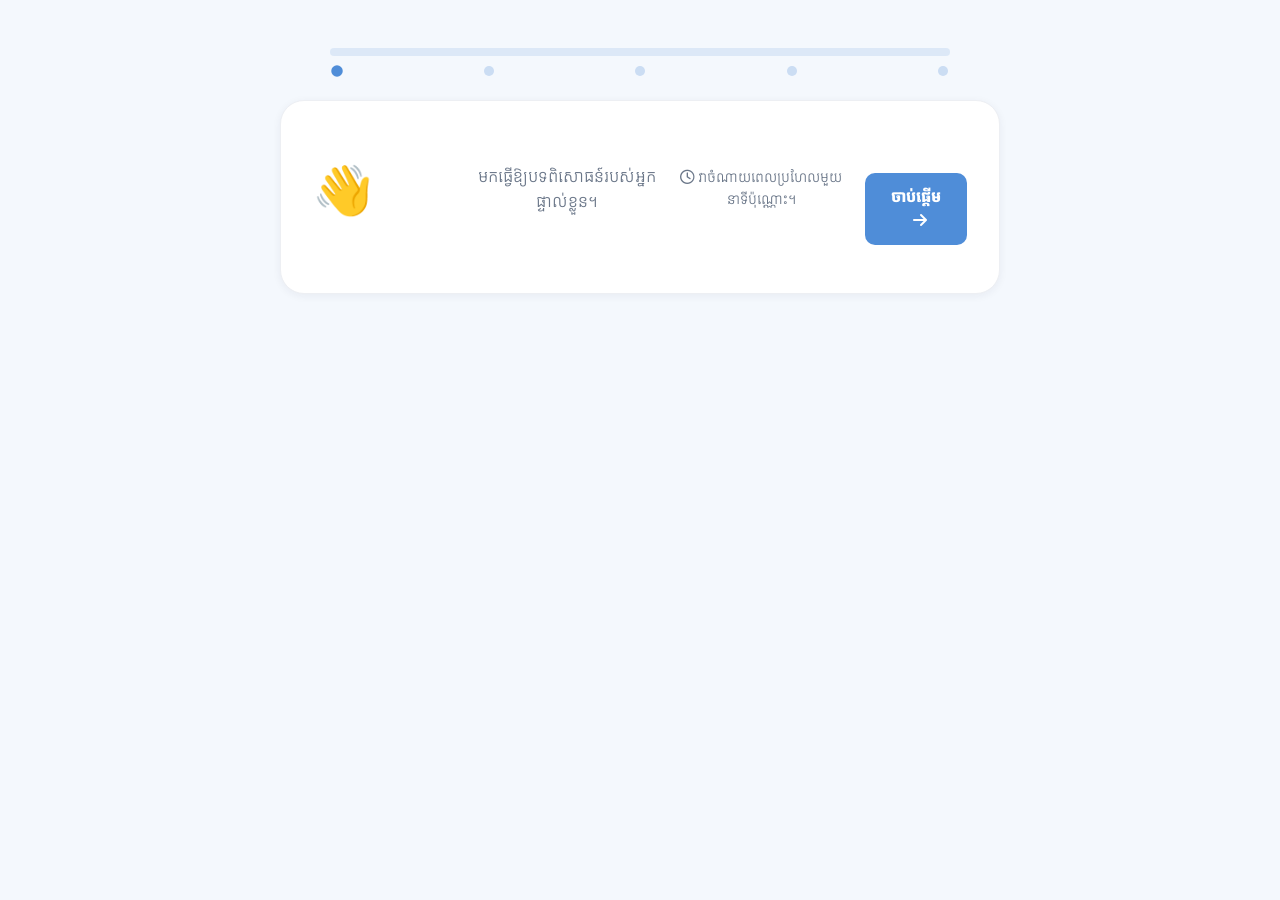
<file: REANGKAY (3)/personalization.html>
<!DOCTYPE html>
<html lang="km">
<head>
<meta charset="UTF-8">
<meta name="viewport" content="width=device-width, initial-scale=1.0">
<title>ផ្ទាល់ខ្លួនបទពិសោធន៍របស់អ្នក | REANGKAY</title>

<!-- Google Font -->
<link rel="preconnect" href="https://fonts.googleapis.com">
<link rel="preconnect" href="https://fonts.gstatic.com" crossorigin>
<link href="https://fonts.googleapis.com/css2?family=Kantumruy+Pro:wght@400;500;600;700&display=swap" rel="stylesheet">

<!-- Bootstrap 5 -->
<link href="https://cdn.jsdelivr.net/npm/bootstrap@5.3.3/dist/css/bootstrap.min.css" rel="stylesheet">

<!-- Font Awesome -->
<link rel="stylesheet" href="https://cdnjs.cloudflare.com/ajax/libs/font-awesome/6.5.2/css/all.min.css">

<!-- App styles -->
<link rel="stylesheet" href="css/style.css">
<link rel="stylesheet" href="css/personalize.css">

</head>
<body>

<div class="container-app py-4 py-md-5">

  <!-- Progress Indicator -->
  <div class="wizard-progress mb-4" id="wizardProgress" aria-hidden="false">
    <div class="wizard-progress-track">
      <div class="wizard-progress-fill" id="progressFill"></div>
    </div>
    <div class="wizard-progress-steps" id="progressSteps">
      <span class="progress-dot active" data-step="1"></span>
      <span class="progress-dot" data-step="2"></span>
      <span class="progress-dot" data-step="3"></span>
      <span class="progress-dot" data-step="4"></span>
      <span class="progress-dot" data-step="5"></span>
    </div>
  </div>

  <div class="wizard-stage" id="wizardStage">

    <!-- STEP 1 : Welcome -->
    <section class="wizard-step active" data-step="1" id="step1">
      <div class="card-r hero hero-top text-center step-hero">
        <div class="welcome-emoji">👋</div>
        <h1 class="section-title mb-2">សូមស្វាគមន៍!</h1>
        <p class="step-subtitle">មកធ្វើឱ្យបទពិសោធន៍របស់អ្នកផ្ទាល់ខ្លួន។</p>
        <p class="step-note"><i class="fa-regular fa-clock me-1"></i>វាចំណាយពេលប្រហែលមួយនាទីប៉ុណ្ណោះ។</p>
        <button type="button" class="btn-r btn-primary-r btn-lg mt-4" id="btnGetStarted">
          ចាប់ផ្តើម <i class="fa-solid fa-arrow-right ms-2"></i>
        </button>
      </div>
    </section>

    <!-- STEP 2 : Choose Profile -->
    <section class="wizard-step" data-step="2" id="step2">
      <div class="card-r step-card">
        <h2 class="section-title text-center mb-1">ជ្រើសរើសប្រវត្តិរូបរបស់អ្នក</h2>
        <p class="step-subtitle text-center mb-4">វាជួយឱ្យយើងប្តូរផ្លូវដំណើររបស់អ្នក។</p>

        <div class="row g-3 profile-grid" role="group" aria-label="Choose your profile">
          <div class="col-12 col-md-4">
            <button type="button" class="select-card select-card--girl" data-value="girl" data-group="gender">
              <span class="select-card-icon"><i class="fa-solid fa-person-dress"></i></span>
              <span class="select-card-label">ក្មេងស្រី</span>
              <span class="select-check"><i class="fa-solid fa-circle-check"></i></span>
            </button>
          </div>
          <div class="col-12 col-md-4">
            <button type="button" class="select-card select-card--boy" data-value="boy" data-group="gender">
              <span class="select-card-icon"><i class="fa-solid fa-person"></i></span>
              <span class="select-card-label">ក្មេងប្រុស</span>
              <span class="select-check"><i class="fa-solid fa-circle-check"></i></span>
            </button>
          </div>
          <div class="col-12 col-md-4">
            <button type="button" class="select-card select-card--neutral" data-value="neutral" data-group="gender">
              <span class="select-card-icon"><i class="fa-solid fa-user"></i></span>
              <span class="select-card-label">មិនចង់បង្ហាញ</span>
              <span class="select-check"><i class="fa-solid fa-circle-check"></i></span>
            </button>
          </div>
        </div>

        <div class="wizard-nav">
          <button type="button" class="btn-r btn-back-r" data-action="back"><i class="fa-solid fa-arrow-left me-2"></i>ថយក្រោយ</button>
          <button type="button" class="btn-r btn-primary-r" data-action="next" data-step-target="2" disabled>បន្ទាប់ <i class="fa-solid fa-arrow-right ms-2"></i></button>
        </div>
      </div>
    </section>

    <!-- STEP 3 : Choose Age -->
    <section class="wizard-step" data-step="3" id="step3">
      <div class="card-r step-card">
        <h2 class="section-title text-center mb-1">អាយុប៉ុន្មាន?</h2>
        <p class="step-subtitle text-center mb-4">យើងនឹងផ្គូផ្គងមាតិកាតាមក្រុមអាយុ។</p>

        <div class="row g-3 age-grid" role="group" aria-label="Choose your age range">
          <div class="col-12 col-md-4">
            <button type="button" class="select-card select-card--age" data-value="13-14" data-group="age">
              <span class="select-card-icon"><i class="fa-solid fa-seedling"></i></span>
              <span class="select-card-label">១៣–១៤</span>
              <span class="select-check"><i class="fa-solid fa-circle-check"></i></span>
            </button>
          </div>
          <div class="col-12 col-md-4">
            <button type="button" class="select-card select-card--age" data-value="15-16" data-group="age">
              <span class="select-card-icon"><i class="fa-solid fa-leaf"></i></span>
              <span class="select-card-label">១៥–១៦</span>
              <span class="select-check"><i class="fa-solid fa-circle-check"></i></span>
            </button>
          </div>
          <div class="col-12 col-md-4">
            <button type="button" class="select-card select-card--age" data-value="17-19" data-group="age">
              <span class="select-card-icon"><i class="fa-solid fa-tree"></i></span>
              <span class="select-card-label">១៧–១៩</span>
              <span class="select-check"><i class="fa-solid fa-circle-check"></i></span>
            </button>
          </div>
        </div>

        <div class="wizard-nav">
          <button type="button" class="btn-r btn-back-r" data-action="back"><i class="fa-solid fa-arrow-left me-2"></i>ថយក្រោយ</button>
          <button type="button" class="btn-r btn-primary-r" data-action="next" data-step-target="3" disabled>បន្ទាប់ <i class="fa-solid fa-arrow-right ms-2"></i></button>
        </div>
      </div>
    </section>

    <!-- STEP 4 : Dynamic Questions -->
    <section class="wizard-step" data-step="4" id="step4">
      <div class="card-r step-card">
        <h2 class="section-title text-center mb-1">ប្រាប់យើងបន្តិចទៀត</h2>
        <p class="step-subtitle text-center mb-4">ចម្លើយរបស់អ្នកស្ថិតក្នុងភាពឯកជន ហើយជួយឱ្យយើងណែនាំអ្នក។</p>

        <div id="step4Content"><!-- populated by JS depending on gender --></div>

        <div class="wizard-nav">
          <button type="button" class="btn-r btn-back-r" data-action="back"><i class="fa-solid fa-arrow-left me-2"></i>ថយក្រោយ</button>
          <button type="button" class="btn-r btn-primary-r" data-action="next" data-step-target="4">បន្ទាប់ <i class="fa-solid fa-arrow-right ms-2"></i></button>
        </div>
      </div>
    </section>

    <!-- STEP 5 : Personalized Journey -->
        <!-- STEP 5 : Personalized Journey -->
    <section class="wizard-step" data-step="5" id="step5">
      <div class="card-r step-card">
        <div class="text-center mb-4">
          <span class="badge-r journey-badge"><i class="fa-solid fa-sparkles me-1"></i>ផែនការរបស់អ្នករួចរាល់ហើយ</span>
          <h2 class="section-title mt-3 mb-1" id="journeyGreeting">សូមស្វាគមន៍!</h2>
          <p class="step-subtitle" id="journeySubtitle">យោងតាមអ្វីដែលអ្នកបានចែករំលែក នេះជាផ្លូវដំណើរ​រៀនរបស់អ្នក។</p>
        </div>

        <div class="timeline" id="journeyTimeline"><!-- populated by JS --></div>

        <div class="text-center mt-4">
          <button type="button" class="btn-r btn-primary-r btn-lg" id="btnStartJourney">
            ចាប់ផ្តើមដំណើររបស់ខ្ញុំ <i class="fa-solid fa-rocket ms-2"></i>
          </button>
        </div>
      </div>
    </section>

  </div>
</div>
<script src="https://cdn.jsdelivr.net/npm/bootstrap@5.3.3/dist/js/bootstrap.bundle.min.js"></script>
<script src="js/personalize.js"></script>
<script>
document.getElementById("btnStartJourney").addEventListener("click", function () {
    localStorage.setItem("personalized", "true");
    window.location.href = "index.html";
});
</script>

</body>
</html>
</file>
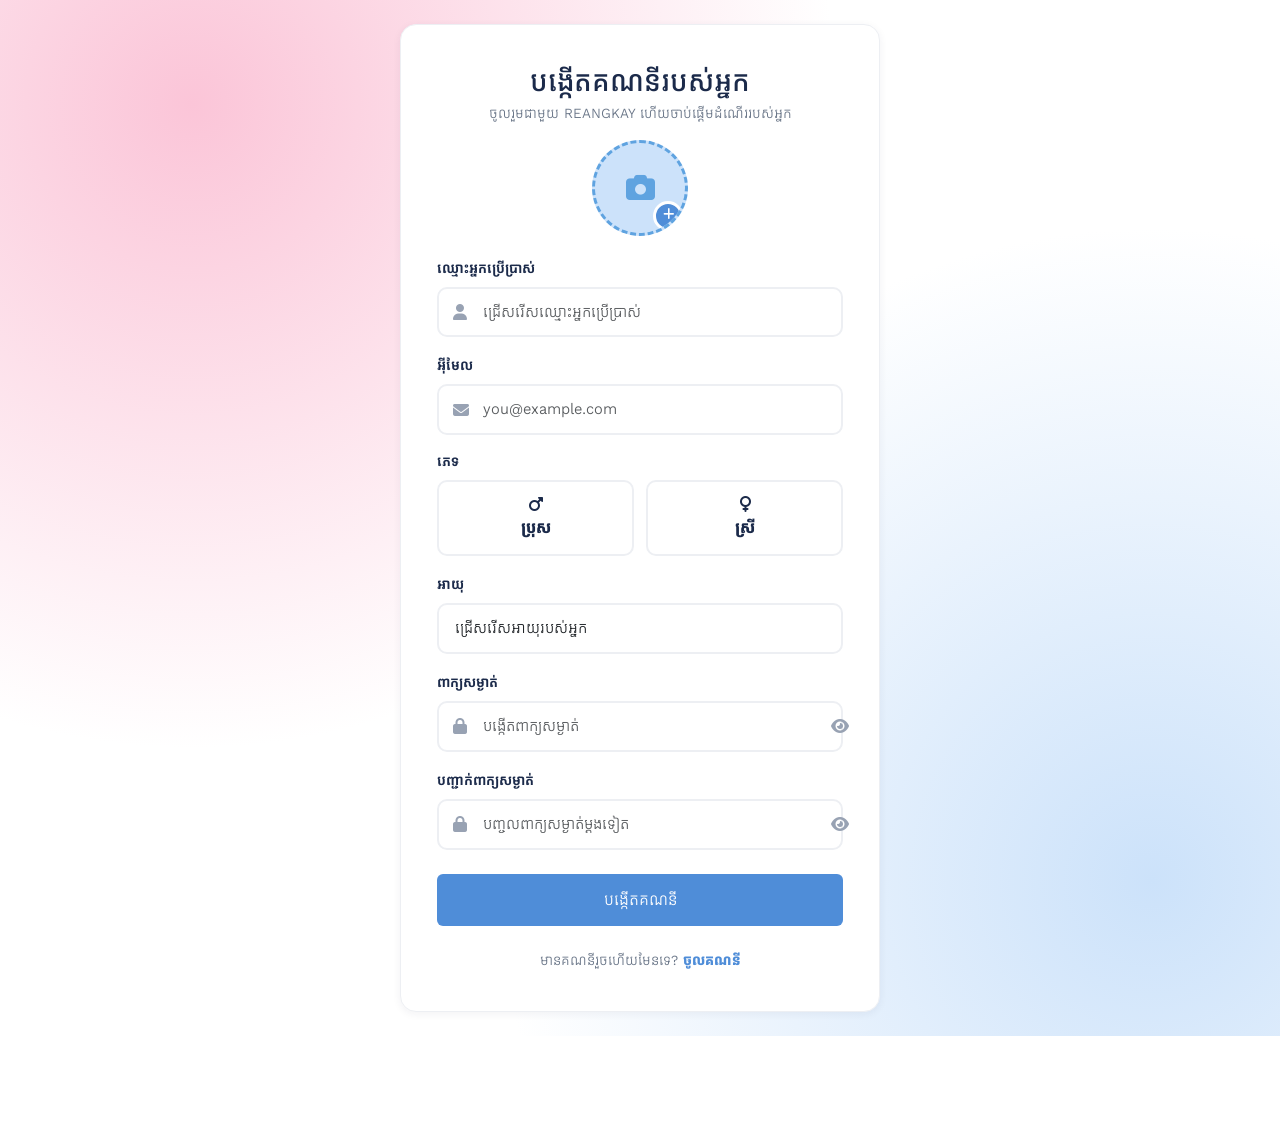
<file: REANGKAY (3)/register.html>
<!DOCTYPE html>
<html lang="km">
<head>
<meta charset="UTF-8">
<meta name="viewport" content="width=device-width, initial-scale=1.0, viewport-fit=cover">
<title>REANGKAY | បង្កើតគណនី</title>
<link rel="preconnect" href="https://fonts.googleapis.com">
<link href="https://fonts.googleapis.com/css2?family=Kantumruy+Pro:wght@400;500;600;700;800&family=Inter:wght@400;500;600;700;800&display=swap" rel="stylesheet">
<link rel="stylesheet" href="https://cdnjs.cloudflare.com/ajax/libs/font-awesome/6.5.1/css/all.min.css">
<link rel="stylesheet" href="https://cdnjs.cloudflare.com/ajax/libs/bootstrap/5.3.2/css/bootstrap.min.css">
<link rel="stylesheet" href="css/style.css">
<link rel="stylesheet" href="css/responsive.css">
<link rel="stylesheet" href="css/animation.css">
</head>
<body>


<div class="auth-shell">
  <div class="card-r auth-card fade-in" style="max-width:480px;">
    <div class="text-center mb-3">
      <h3 class="mb-1">បង្កើតគណនីរបស់អ្នក</h3>
      <p class="text-muted-r small">ចូលរួមជាមួយ REANGKAY ហើយចាប់ផ្តើមដំណើររបស់អ្នក</p>
    </div>

    <form data-mock-submit="បង្កើតគណនីជោគជ័យ — សូមស្វាគមន៍!" data-redirect="login.html">
      <label class="avatar-upload mx-auto" for="avatarInput">
        <i class="fa-solid fa-camera"></i>
        <span class="cam-badge"><i class="fa-solid fa-plus"></i></span>
      </label>
      <input type="file" id="avatarInput" accept="image/*" class="d-none">

      <div class="mb-3">
        <label class="form-label small fw-semibold">ឈ្មោះអ្នកប្រើប្រាស់</label>
        <div class="input-icon-wrap">
          <i class="fa-solid fa-user"></i>
          <input type="text" class="form-control form-control-r" placeholder="ជ្រើសរើសឈ្មោះអ្នកប្រើប្រាស់" required>
        </div>
      </div>

      <div class="mb-3">
        <label class="form-label small fw-semibold">អ៊ីមែល</label>
        <div class="input-icon-wrap">
          <i class="fa-solid fa-envelope"></i>
          <input type="email" class="form-control form-control-r" placeholder="you@example.com" required>
        </div>
      </div>

      <div class="mb-3">
        <label class="form-label small fw-semibold d-block">ភេទ</label>
        <div class="gender-pick">
          <label>
            <input type="radio" name="gender" value="male">
            <div class="gender-option g-male"><i class="fa-solid fa-mars mb-1 d-block"></i>ប្រុស</div>
          </label>
          <label>
            <input type="radio" name="gender" value="female">
            <div class="gender-option g-female"><i class="fa-solid fa-venus mb-1 d-block"></i>ស្រី</div>
          </label>
        </div>
      </div>

      <div class="mb-3">
        <label class="form-label small fw-semibold">អាយុ</label>
        <select class="form-select form-select-r" required>
          <option value="" selected disabled>ជ្រើសរើសអាយុរបស់អ្នក</option>
          <option>១០ - ១២</option>
          <option>១៣ - ១៥</option>
          <option>១៦ - ១៨</option>
          <option>១៩+</option>
        </select>
      </div>

      <div class="mb-3">
        <label class="form-label small fw-semibold">ពាក្យសម្ងាត់</label>
        <div class="input-icon-wrap">
          <i class="fa-solid fa-lock"></i>
          <input type="password" class="form-control form-control-r" placeholder="បង្កើតពាក្យសម្ងាត់" required>
          <button type="button" class="toggle-pass"><i class="fa-solid fa-eye"></i></button>
        </div>
      </div>

      <div class="mb-4">
        <label class="form-label small fw-semibold">បញ្ជាក់ពាក្យសម្ងាត់</label>
        <div class="input-icon-wrap">
          <i class="fa-solid fa-lock"></i>
          <input type="password" class="form-control form-control-r" placeholder="បញ្ចូលពាក្យសម្ងាត់ម្តងទៀត" required>
          <button type="button" class="toggle-pass"><i class="fa-solid fa-eye"></i></button>
        </div>
      </div>

      <button type="submit" class="btn btn-primary-r btn-lg-touch w-100 ripple">បង្កើតគណនី</button>
    </form>

    <p class="text-center small text-muted-r mt-4 mb-0">
      មានគណនីរួចហើយមែនទេ? <a href="login.html" class="fw-bold" style="color:var(--primary);">ចូលគណនី</a>
    </p>
  </div>
</div>
  <footer>
    <nav class="bottomnav">
  <div class="bn-items">

    <a href="index.html" class="bn-item active">
      <i class="fa-solid fa-house"></i>
      <span>ទំព័រដើម</span>
    </a>

    <a href="information.html" class="bn-item">
      <i class="fa-solid fa-book-open"></i>
      <span>រៀន</span>
    </a>

    <a href="games.html" class="bn-item">
      <i class="fa-solid fa-gamepad"></i>
      <span>ល្បែង</span>
    </a>

    <a href="consultation.html" class="bn-item fab-item">
      <div class="fab-wrap">
        <i class="fa-solid fa-comment-medical"></i>
      </div>
    </a>

    <a href="emergency.html" class="bn-item">
      <i class="fa-solid fa-triangle-exclamation"></i>
      <span>អាសន្ន</span>
    </a>

    <a href="profile.html" class="bn-item">
      <i class="fa-solid fa-user"></i>
      <span>គណនី</span>
    </a>

  </div>
</nav>
  </footer>
<script src="https://cdnjs.cloudflare.com/ajax/libs/bootstrap/5.3.2/js/bootstrap.bundle.min.js"></script>
<script src="js/main.js"></script>
<script src="js/navigation.js"></script>
<script>
document.getElementById('avatarInput').addEventListener('change', function(e){
  const file = e.target.files[0];
  if(!file) return;
  const reader = new FileReader();
  reader.onload = function(ev){
    const wrap = document.querySelector('.avatar-upload');
    wrap.style.backgroundImage = `url(${ev.target.result})`;
    wrap.style.backgroundSize = 'cover';
    wrap.style.backgroundPosition = 'center';
    wrap.querySelector('i').style.display = 'none';
  };
  reader.readAsDataURL(file);
});
</script>
</body>
</html>
</file>
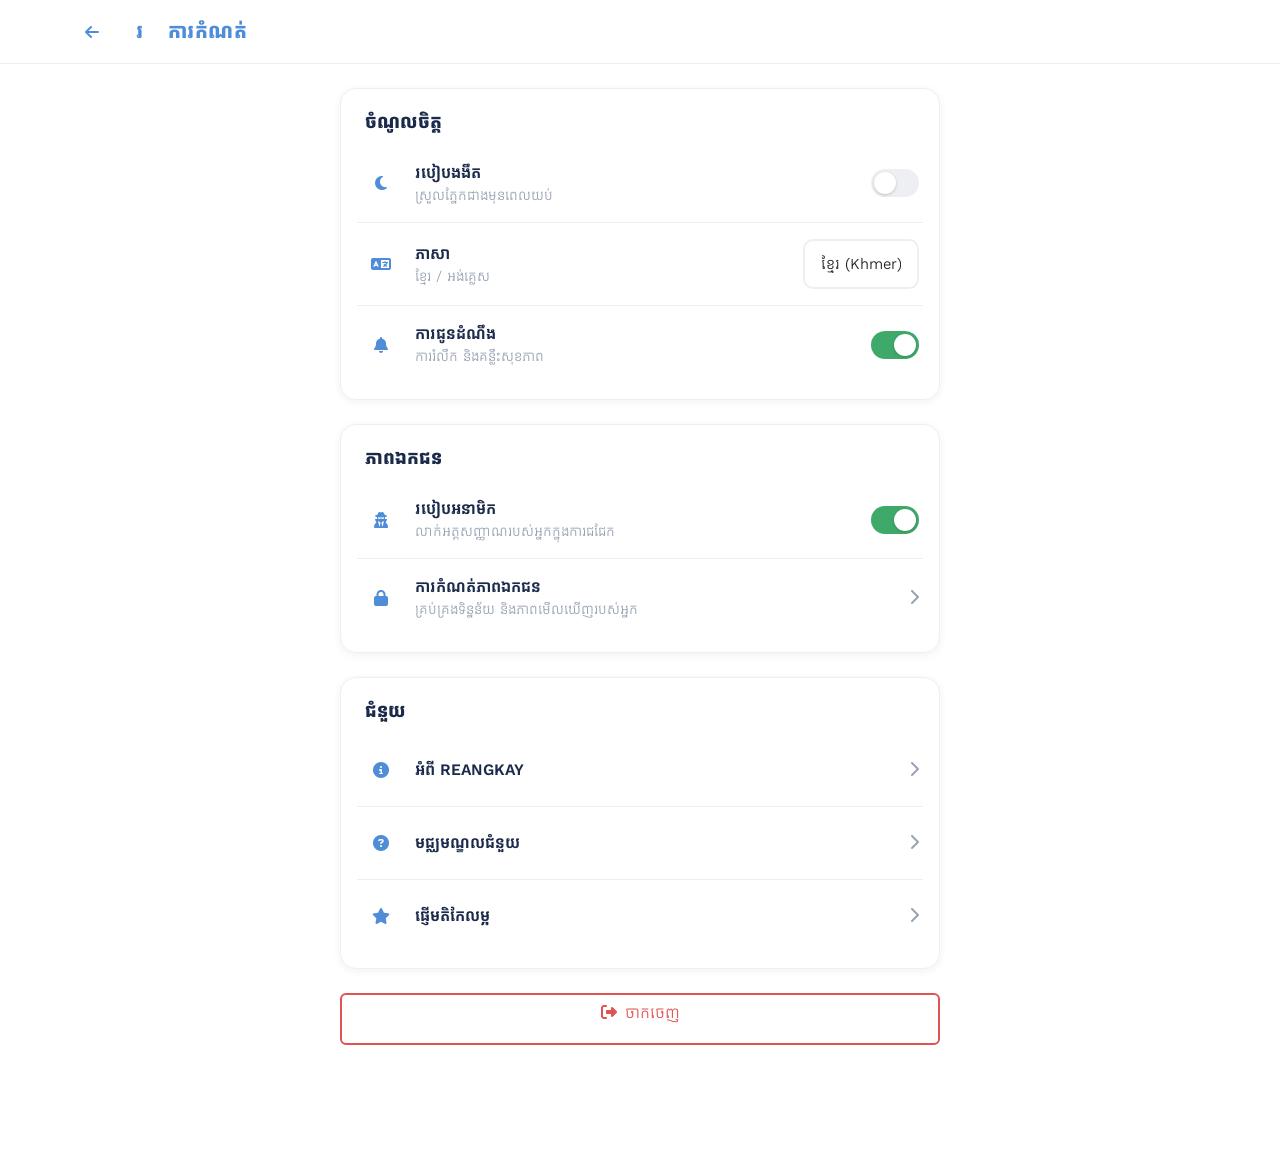
<file: REANGKAY (3)/settings.html>
<!DOCTYPE html>
<html lang="km">
<head>
<meta charset="UTF-8">
<meta name="viewport" content="width=device-width, initial-scale=1.0, viewport-fit=cover">
<title>REANGKAY | ការកំណត់</title>
<link rel="preconnect" href="https://fonts.googleapis.com">
<link href="https://fonts.googleapis.com/css2?family=Kantumruy+Pro:wght@400;500;600;700;800&family=Inter:wght@400;500;600;700;800&display=swap" rel="stylesheet">
<link rel="stylesheet" href="https://cdnjs.cloudflare.com/ajax/libs/font-awesome/6.5.1/css/all.min.css">
<link rel="stylesheet" href="https://cdnjs.cloudflare.com/ajax/libs/bootstrap/5.3.2/css/bootstrap.min.css">
<link rel="stylesheet" href="css/style.css">
<link rel="stylesheet" href="css/responsive.css">
<link rel="stylesheet" href="css/animation.css">
</head>
<body>


<header class="topnav">
  <div class="container-app d-flex align-items-center justify-content-between w-100">
    <div class="d-flex align-items-center gap-2">
      <a href="profile.html" class="btn-icon-circle"><i class="fa-solid fa-arrow-left"></i></a>
      <span class="brand mb-0"><span class="logo-dot">រ</span> ការកំណត់</span>
    </div>
  </div>
</header>

<main class="container-app py-4" style="max-width:640px;">

  <div class="card-r p-3 mb-4 fade-in">
    <p class="section-title px-2 pt-1 pb-2 mb-0">ចំណូលចិត្ត</p>
    <div class="settings-row">
      <div class="settings-icon"><i class="fa-solid fa-moon"></i></div>
      <div class="flex-grow-1"><p class="mb-0 fw-semibold">របៀបងងឹត</p><p class="mb-0 text-soft-r small">ស្រួលភ្នែកជាងមុនពេលយប់</p></div>
      <button class="toggle-r" id="darkModeToggle" data-label="Dark mode"></button>
    </div>
    <div class="settings-row">
      <div class="settings-icon"><i class="fa-solid fa-language"></i></div>
      <div class="flex-grow-1"><p class="mb-0 fw-semibold">ភាសា</p><p class="mb-0 text-soft-r small">ខ្មែរ / អង់គ្លេស</p></div>
      <select class="form-select form-select-r" style="width:auto;">
        <option selected>ខ្មែរ (Khmer)</option>
        <option>English</option>
      </select>
    </div>
    <div class="settings-row">
      <div class="settings-icon"><i class="fa-solid fa-bell"></i></div>
      <div class="flex-grow-1"><p class="mb-0 fw-semibold">ការជូនដំណឹង</p><p class="mb-0 text-soft-r small">ការរំលឹក និងគន្លឹះសុខភាព</p></div>
      <button class="toggle-r on" data-label="Notifications"></button>
    </div>
  </div>

  <div class="card-r p-3 mb-4 reveal">
    <p class="section-title px-2 pt-1 pb-2 mb-0">ភាពឯកជន</p>
    <div class="settings-row">
      <div class="settings-icon"><i class="fa-solid fa-user-secret"></i></div>
      <div class="flex-grow-1"><p class="mb-0 fw-semibold">របៀបអនាមិក</p><p class="mb-0 text-soft-r small">លាក់អត្តសញ្ញាណរបស់អ្នកក្នុងការជជែក</p></div>
      <button class="toggle-r on" data-label="Anonymous mode"></button>
    </div>
    <div class="settings-row">
      <div class="settings-icon"><i class="fa-solid fa-lock"></i></div>
      <div class="flex-grow-1"><p class="mb-0 fw-semibold">ការកំណត់ភាពឯកជន</p><p class="mb-0 text-soft-r small">គ្រប់គ្រងទិន្នន័យ និងភាពមើលឃើញរបស់អ្នក</p></div>
      <a href="#" class="text-soft-r"><i class="fa-solid fa-chevron-right"></i></a>
    </div>
  </div>

  <div class="card-r p-3 mb-4 reveal">
    <p class="section-title px-2 pt-1 pb-2 mb-0">ជំនួយ</p>
    <div class="settings-row">
      <div class="settings-icon"><i class="fa-solid fa-circle-info"></i></div>
      <div class="flex-grow-1"><p class="mb-0 fw-semibold">អំពី REANGKAY</p></div>
      <a href="#" class="text-soft-r"><i class="fa-solid fa-chevron-right"></i></a>
    </div>
    <div class="settings-row">
      <div class="settings-icon"><i class="fa-solid fa-circle-question"></i></div>
      <div class="flex-grow-1"><p class="mb-0 fw-semibold">មជ្ឈមណ្ឌលជំនួយ</p></div>
      <a href="#" class="text-soft-r"><i class="fa-solid fa-chevron-right"></i></a>
    </div>
    <div class="settings-row">
      <div class="settings-icon"><i class="fa-solid fa-star"></i></div>
      <div class="flex-grow-1"><p class="mb-0 fw-semibold">ផ្ញើមតិកែលម្អ</p></div>
      <a href="feedback.html" class="text-soft-r"><i class="fa-solid fa-chevron-right"></i></a>
    </div>
  </div>

  <a href="login.html" class="btn btn-outline-r btn-lg-touch w-100 ripple" style="border-color:var(--red-dark);color:var(--red-dark);">
    <i class="fa-solid fa-right-from-bracket me-2"></i>ចាកចេញ
  </a>

</main>
  <footer>
    <nav class="bottomnav">
  <div class="bn-items">

    <a href="index.html" class="bn-item active">
      <i class="fa-solid fa-house"></i>
      <span>ទំព័រដើម</span>
    </a>

    <a href="information.html" class="bn-item">
      <i class="fa-solid fa-book-open"></i>
      <span>រៀន</span>
    </a>

    <a href="games.html" class="bn-item">
      <i class="fa-solid fa-gamepad"></i>
      <span>ល្បែង</span>
    </a>

    <a href="consultation.html" class="bn-item fab-item">
      <div class="fab-wrap">
        <i class="fa-solid fa-comment-medical"></i>
      </div>
    </a>

    <a href="emergency.html" class="bn-item">
      <i class="fa-solid fa-triangle-exclamation"></i>
      <span>អាសន្ន</span>
    </a>

    <a href="profile.html" class="bn-item">
      <i class="fa-solid fa-user"></i>
      <span>គណនី</span>
    </a>

  </div>
</nav>
  </footer>

<script src="https://cdnjs.cloudflare.com/ajax/libs/bootstrap/5.3.2/js/bootstrap.bundle.min.js"></script>
<script src="js/main.js"></script>
<script src="js/navigation.js"></script>
</body>
</html>
</file>
<file: REANGKAY (3)/css/style.css>
/* ==========================================================================
   REANGKAY (រាងកាយ) — Core Stylesheet
   Modern healthcare UI for youth, Khmer/English bilingual
   ========================================================================== */

.fa-solid, .fa-regular, .fa-brands,
[class^="fa-"], [class*=" fa-"] {
  font-family: "Font Awesome 6 Free", "Font Awesome 6 Brands" !important;
}
  :root{
  --primary:#4F8DD8;
  --primary-light:#6FAFEA;
  --primary-dark:#2F6CB5;
  --female:#FBC5D8;
  --female-dark:#E8749A;
  --male:#CCE2FA;
  --male-dark:#5FA3E0;
  --bg:#ffffff;
  --card:#FFFFFF;
 
  --green:#DDF3E4;
  --green-dark:#3FA96A;
  --orange:#FDEBD6;
  --orange-dark:#E8912B;
  --red:#FBDCDC;
  --red-dark:#E15353;
 
  --text:#1B2A4A;
  --text-muted:#6B7789;
  --text-soft:#98A2B3;
  --border:#EDEFF3;
 
  --radius:16px;
  --radius-sm:10px;
  --radius-lg:24px;
  --shadow-sm:0 2px 8px rgba(27,42,74,.06);
  --shadow-md:0 8px 24px rgba(27,42,74,.10);
  --shadow-lg:0 16px 40px rgba(27,42,74,.14);
 
  --nav-h:64px;
  --bottomnav-h:72px;
}
  *{box-sizing:border-box;}
  body{
    margin:0;
    background:var(--bg);
    color:var(--text);
    font-family:'Kantumruy Pro','Inter',sans-serif;
    -webkit-font-smoothing:antialiased;
    padding-bottom:96px;
  }
  a{ text-decoration:none; color:inherit; }
  .container-app{ max-width:1080px; margin:0 auto; padding:0 20px; }
 
  .topnav{
    position:sticky; top:0; z-index:40;
    background:rgba(245,246,241,.85);
    backdrop-filter:blur(10px);
    border-bottom:1px solid var(--border);
    padding:14px 0;
  }
  .topnav .container-app{ display:flex; align-items:center; justify-content:space-between; }
  .brand{ display:flex; align-items:center; gap:8px; font-weight:700; font-size:1.05rem; letter-spacing:.02em; color:var(--primary-dark); }
  .logo-dot{
    width: 34px;
    height: 34px;
    display: flex;
    align-items: center;
    justify-content: center;
    background: none;
    border-radius: 0;
    box-shadow: none;
}




.logo-dot img{
    width: 34px;
    height: 34px;
    display: block;
    object-fit: contain;
    background: transparent;
}

.nav-links{
    display:flex;
    gap:6px;
}
  .nav-link{ padding:9px 16px; border-radius:100px; font-size:.92rem; font-weight:600; color:var(--text-muted); transition:.2s; }
  .nav-link:hover, .nav-link.active{ background:var(--male); color:var(--primary-dark); }
  .nav-right{ display:flex; align-items:center; gap:10px; }
  .icon-btn{
    width:40px; height:40px; border-radius:50%; border:1px solid var(--border); background:var(--card);
    display:flex; align-items:center; justify-content:center; color:var(--text-muted); position:relative; cursor:pointer;
  }
  .icon-btn .dot{ position:absolute; top:9px; right:9px; width:7px; height:7px; border-radius:50%; background:var(--red-dark); }
  .avatar{ width:40px; height:40px; border-radius:50%; object-fit:cover; border:2px solid var(--card); box-shadow:0 0 0 2px var(--male); }
 
  @media (max-width:991px){ .nav-links{ display:none; } }
 
  .hero{
    position:relative; overflow:hidden;
    background:linear-gradient(160deg,var(--primary-dark),var(--primary) 78%);
    border-radius:24px; color:#fff; padding:30px 26px; margin:22px 0 26px;
  }
  .hero-motif{ position:absolute; inset:0; opacity:.16; }
.hero-top {
    display: flex;
    justify-content: space-between; /* Pushes text left, ring right */
    align-items: center;            /* Vertically centers them */
    gap: 16px;
    position: relative;
    z-index: 1;
  }  .hero-greet{ font-size:.86rem; opacity:.85; margin:0 0 6px; }
  .hero-name{ font-size:1.6rem; margin:0 0 12px; font-weight:700; }
  .streak-row{ display:flex; align-items:center; gap:6px; }
  .streak-dots{ display:flex; gap:4px; }
  .streak-dots span{ width:7px; height:7px; border-radius:50%; background:rgba(255,255,255,.35); }
  .streak-dots span.on{ background:var(--orange-dark); }
  .streak-label{ font-size:.8rem; opacity:.9; margin-left:4px; }
/* ---------- XP progress ring (the requested circle) ---------- */
  .xp-ring{ position:relative; width:74px; height:74px; flex-shrink:0; }
  .xp-ring svg{ transform:rotate(-90deg); width:74px; height:74px; }
  .xp-ring .track{ fill:none; stroke:rgba(255,255,255,.22); stroke-width:6; }
  .xp-ring .prog{ fill:none; stroke:var(--orange-dark); stroke-width:6; stroke-linecap:round; }
  .xp-ring .val{
    position:absolute; inset:0; display:flex; flex-direction:column; align-items:center; justify-content:center;
    font-family:'Inter',sans-serif; font-size:.95rem; font-weight:700; line-height:1;
  }
  .xp-ring .val small{ font-weight:600; opacity:.8; font-size:.55rem; margin-top:2px; letter-spacing:.04em; }
/* ==========================================================================
   TOP NAVIGATION (Desktop)
   ========================================================================== */
@media (max-width:768px){

.explore-content{
    flex-direction:column;
    text-align:center;
}

.explore-image img{
    width:200px;
    
}

    .brand{
        display:flex;
        align-items:center;
        gap:10px;
    }

    .logo-dot img{
        width:34px;
        height:34px;
        object-fit:contain;
    }

    .nav-links{
        display:none;
    }


}
.explore-content{
    display:flex;
    align-items:center;
    justify-content:space-between;
    gap:40px;
}

.explore-text{
    flex:1;
}

.explore-image{
    flex: 1;
    display: flex;
    justify-content: flex-start; /* Move image to the left */
    align-items: center;
}

.explore-image img{
    width: 150px;
    height: auto;
    margin-left: -10px;
}
.topnav{
  height:var(--nav-h);
  background:var(--card);
  border-bottom:1px solid var(--border);
  position:sticky; top:0; z-index:1000;
  display:flex; align-items:center;
}
.topnav .brand{
  display:flex; align-items:center; gap:10px;
  font-weight:800; font-size:1.25rem; color:var(--primary);
}
.topnav .brand .logo-dot{
    width:36px;
    height:36px;
    display:flex;
    align-items:center;
    justify-content:center;
    background:transparent;
    border-radius:0;
    box-shadow:none;
    overflow:hidden;
}

.topnav .brand .logo-dot img{
    width:100%;
    height:100%;
    object-fit:contain;
    display:block;
}
.topnav .nav-link{
  font-weight:600; color:var(--text-muted); padding:8px 14px !important;
  border-radius:var(--radius-sm); transition:.2s;
}
.topnav .nav-link.active,
.topnav .nav-link:hover{ color:var(--primary); background:var(--bg); }


/* ==========================================================================
   BOTTOM NAVIGATION (Mobile)
   ========================================================================== */
.bottomnav{
  display:none;
  position:fixed; bottom:0; left:0; right:0;
  height:var(--bottomnav-h);
  background:var(--card);
  border-top:1px solid var(--border);
  box-shadow:0 -4px 20px rgba(27,42,74,.08);
  z-index:1000;
  padding-bottom:env(safe-area-inset-bottom);
}
.bottomnav .bn-items{
  display:flex; height:100%; align-items:stretch;
}
.bottomnav .bn-item{
  flex:1; display:flex; flex-direction:column; align-items:center; justify-content:center;
  gap:4px; color:var(--text-soft); font-size:.68rem; font-weight:600;
  position:relative; transition:.2s;
}
.bottomnav .bn-item i{ font-size:1.15rem; }
.bottomnav .bn-item.active{ color:var(--primary); }
.bottomnav .bn-item.active::before{
  content:''; position:absolute; top:2px; width:28px; height:3px;
  border-radius:3px; background:var(--primary);
}
.bottomnav .bn-item .fab-wrap{
  width:52px; height:52px; border-radius:50%;
  background:var(--primary); color:#fff;
  display:flex; align-items:center; justify-content:center;
  margin-top:-26px; box-shadow:var(--shadow-md); font-size:1.3rem;
}

/* ==========================================================================
   CARDS
   ========================================================================== */
.card-r{
  background:var(--card);
  border-radius:var(--radius);
  border:1px solid var(--border);
  box-shadow:var(--shadow-sm);
  transition:.25s ease;
}
.card-r.hoverable:hover{
  transform:translateY(-4px);
  box-shadow:var(--shadow-md);
}
.card-r-lg{ border-radius:var(--radius-lg); }

.badge-r{
  display:inline-flex; align-items:center; gap:6px;
  padding:4px 12px; border-radius:20px; font-size:.72rem; font-weight:700;
}
.badge-green{ background:var(--); color:var(--green-dark); }
.badge-orange{ background:var(--orange); color:var(--orange-dark); }
.badge-red{ background:var(--red); color:var(--red-dark); }
.badge-male{ background:var(--male); color:var(--male-dark); }
.badge-female{ background:var(--female); color:var(--female-dark); }
.badge-primary{ background:var(--primary); color:#fff; }

/* ==========================================================================
   BUTTONS
   ========================================================================== */
.btn-r{
  border-radius:var(--radius-sm);
  padding:12px 22px;
  font-weight:700;
  border:none;
  transition:.2s;
  position:relative;
  overflow:hidden;
}
.btn-primary-r{ background:var(--primary); color:#fff; }
.btn-primary-r:hover{ background:var(--primary-light); color:#fff; }
.btn-outline-r{ background:transparent; border:2px solid var(--primary); color:var(--primary); }
.btn-outline-r:hover{ background:var(--primary); color:#fff; }
.btn-female-r{ background:var(--female); color:var(--female-dark); }
.btn-male-r{ background:var(--male); color:var(--male-dark); }
.btn-lg-touch{ min-height:52px; font-size:1rem; }
.btn-icon-circle{
  width:44px; height:44px; border-radius:50%;
  display:flex; align-items:center; justify-content:center;
  background:var(--bg); border:none; color:var(--primary);
}

/* Ripple */
.ripple{ position:relative; overflow:hidden; }
.ripple-effect{
  position:absolute; border-radius:50%;
  background:rgba(255,255,255,.5);
  transform:scale(0); animation:ripple-anim .6s linear;
  pointer-events:none;
}
@keyframes ripple-anim{ to{ transform:scale(3); opacity:0; } }

/* ==========================================================================
   FORMS
   ========================================================================== */
.form-control-r, .form-select-r{
  border-radius:var(--radius-sm);
  border:2px solid var(--border);
  padding:12px 16px;
  font-size:.95rem;
  background:var(--card);
  transition:.2s;
}
.form-control-r:focus, .form-select-r:focus{
  border-color:var(--male-dark);
  box-shadow:0 0 0 4px rgba(204,226,250,.5);
  outline:none;
}
.input-icon-wrap{ position:relative; }
.input-icon-wrap i{
  position:absolute; left:16px; top:50%; transform:translateY(-50%);
  color:var(--text-soft);
}
.input-icon-wrap .form-control-r{ padding-left:44px; }
.input-icon-wrap .toggle-pass{
  position:absolute; right:16px; top:50%; transform:translateY(-50%);
  color:var(--text-soft); background:none; border:none; cursor:pointer;
}

/* ==========================================================================
   AUTH PAGES
   ========================================================================== */
.auth-shell{
  min-height:100vh;
  display:flex; align-items:center; justify-content:center;
  background:radial-gradient(circle at 15% 10%, var(--female) 0%, transparent 45%),
             radial-gradient(circle at 90% 85%, var(--male) 0%, transparent 45%),
             var(--bg);
  padding:24px;
}
.auth-card{ max-width:440px; width:100%; padding:40px 36px; }
.auth-logo{
  width:64px;height:64px;border-radius:20px;
  background:linear-gradient(135deg,var(--female), var(--male));
  display:flex;align-items:center;justify-content:center;
  font-size:1.6rem; color:var(--primary); margin:0 auto 16px;
}
.social-btn{
  display:flex; align-items:center; justify-content:center; gap:10px;
  border:2px solid var(--border); border-radius:var(--radius-sm);
  padding:11px; font-weight:600; background:#fff; color:var(--text);
  transition:.2s;
}
.social-btn:hover{ border-color:var(--primary); }
.divider-text{
  display:flex; align-items:center; gap:12px; color:var(--text-soft);
  font-size:.8rem; font-weight:600; margin:20px 0;
}
.divider-text::before, .divider-text::after{
  content:''; flex:1; height:1px; background:var(--border);
}
.avatar-upload{
  width:96px; height:96px; border-radius:50%;
  border:3px dashed var(--male-dark);
  display:flex; align-items:center; justify-content:center;
  margin:0 auto 20px; position:relative; background:var(--male);
  color:var(--male-dark); font-size:1.8rem; cursor:pointer; overflow:hidden;
}
.avatar-upload .cam-badge{
  position:absolute; bottom:2px; right:2px;
  width:30px;height:30px;border-radius:50%;
  background:var(--primary); color:#fff;
  display:flex;align-items:center;justify-content:center; font-size:.8rem;
  border:3px solid #fff;
}
.gender-pick{
  display:flex; gap:12px;
}
.gender-pick label{ flex:1; }
.gender-pick input{ display:none; }
.gender-option{
  border:2px solid var(--border); border-radius:var(--radius-sm);
  padding:14px; text-align:center; cursor:pointer; transition:.2s; font-weight:700;
}
.gender-pick input:checked + .gender-option.g-male{ border-color:var(--male-dark); background:var(--male); }
.gender-pick input:checked + .gender-option.g-female{ border-color:var(--female-dark); background:var(--female); }

/* ==========================================================================
   HERO / GREETING (HOME)
   ========================================================================== */
.hero-greeting{
  background:linear-gradient(135deg, var(--primary) 0%, var(--primary-light) 100%);
  border-radius:var(--radius-lg);
  color:#fff; padding:28px 26px; position:relative; overflow:hidden;
}
.hero-greeting::after{
  content:''; position:absolute; right:-40px; top:-40px;
  width:180px; height:180px; border-radius:50%;
  background:rgba(255,255,255,.06);
}
.hero-greeting::before{
  content:''; position:absolute; right:30px; bottom:-60px;
  width:120px; height:120px; border-radius:50%;
  background:rgba(255,255,255,.06);
}
.streak-pill{
  background:rgba(255,255,255,.15); border-radius:20px;
  padding:6px 14px; font-size:.78rem; font-weight:700;
  display:inline-flex; align-items:center; gap:6px;
}

.tip-card{
  background:linear-gradient(135deg,var(--primary) 0%, #fff 100%);
  border-left:4px solid var(--primary-dark);
}

.quick-access-icon{
  width:52px; height:52px; border-radius:16px;
  display:flex; align-items:center; justify-content:center;
  font-size:1.3rem; margin-bottom:8px;
}

.category-card{ text-align:center; padding:18px 10px; cursor:pointer; }
.category-card .cat-icon{
  width:56px; height:56px; border-radius:18px;
  display:flex; align-items:center; justify-content:center;
  font-size:1.4rem; margin:0 auto 10px;
}

/* ==========================================================================
   ARTICLE
   ========================================================================== */
/* =================================
   CLEAN ARTICLE CARD DESIGN
   ================================= */

.article-grid{
    display:flex;
    flex-direction:column;
    gap:20px;
}


/* Main card */
.article-card{

    display:flex;

    height:250px;

    width:100%;

    background:white;

    border-radius:24px;

    overflow:hidden;

    text-decoration:none;

    box-shadow:
    0 8px 25px rgba(0,0,0,.08);

}
.hospital-logo img{
    width:100%;
    height:100%;
    object-fit:cover;
    display:block;
}

.hospital-content{
    flex:1;
    display:flex;
    flex-direction:column;
    justify-content:space-between;
}

.hospital-card:hover{
    transform: translateY(-5px);
    box-shadow: var(--shadow-md);
}

/* Top Image */
.hospital-image{
    width:100%;
    height:260px;          /* Controls image height */
    overflow:hidden;
    border-radius:20px 20px 0 0;
    position:relative;
}

.hospital-image img{
    width:100%;
    height:100%;
    object-fit:cover;      /* Makes image fill the container */
    object-position:center;
    display:block;

    transition:transform .5s ease;
}

/* Bottom Content */
.hospital-content{
    padding: 20px;
    text-align: center;
}

.hospital-logo{
    width:120px;
    height:120px;
    border-radius:20px;
    overflow:hidden;
    margin-bottom:15px;

    /* Remove these */
    /* display:flex;
    align-items:center;
    justify-content:center; */

    background: transparent;
}

.hospital-logo img{
    width:100%;
    height:100%;
    object-fit:cover;   /* fills the container */
    display:block;
}
.hospital-name{
    font-size:1.05rem;
    font-weight:800;
    color:var(--text);
    margin-bottom:8px;
}


.hospital-location{
    color:var(--text-muted);
    font-size:.9rem;
    margin-bottom:8px;
}


.hospital-status{
    color:var(--green-dark);
    font-size:.85rem;
    font-weight:600;
    margin-bottom:15px;
}

.hospital-image img{
    transition:
        transform .6s ease,
        filter .6s ease;
}



.hospital-card:hover .hospital-image img{
    transform:scale(1.1);
}

/* Button */

.hospital-card .btn-primary-r{
    border-radius:20px;
    padding:12px;
}
.article-card:hover{
    transform:translateY(-4px);
    box-shadow:
        0 10px 30px rgba(32,52,93,.12);
}

.article-banner{
    position: relative;
    width: 100%;
    height: 320px;
    overflow: hidden;
    border-radius: 20px;

    background-position: center;
    background-repeat: no-repeat;
    background-size: 100%;

    transition: background-size 1.2s ease-in-out;
}

/* Slow zoom when hovering */
.article-banner:hover{
    background-size: 110%;
}

/* ==========================
   IMAGE SECTION
   ========================== */

.article-image{
    width:40%;
    height:100%;
    object-fit:cover;
    flex-shrink:0;
}



/* ==========================
   CONTENT SECTION
   ========================== */

.article-content{

    flex:1;

    padding:
        28px 32px;

    display:flex;
    flex-direction:column;

    justify-content:center;
}



/* Category badge */

.article-tag{

    display:inline-flex;

    width:max-content;

    padding:
        7px 16px;

    margin-bottom:14px;

    border-radius:30px;

    background:#f8d3df;

    color:#e784a8;

    font-size:.82rem;

    font-weight:700;
}



/* Title */

.article-title{

    margin:0 0 12px;

    color:#24395f;

    font-size:1.35rem;

    font-weight:700;

    line-height:1.55;

}



/* Description */

.article-text{

    margin:0 0 15px;

    color:#8994a8;

    font-size:.95rem;

    line-height:1.7;

}



/* Meta */

.article-meta{

    display:flex;

    align-items:center;

    gap:8px;

    color:#a0aabc;

    font-size:.85rem;

}



/* icon before time */

.article-meta i{

    font-size:.9rem;

    color:#9ba8bc;

}



/* ==========================
   MOBILE
   ========================== */

@media(max-width:768px){

    .article-card{

        flex-direction:column;

        height:auto;

    }


    .article-image{

        width:100%;

        height:190px;

    }


    .article-content{

        padding:22px;

    }


    .article-title{

        font-size:1.15rem;

    }


    .article-text{

        font-size:.9rem;

    }

}
/* ==========================================================================
   SPECIALISTS / DIRECTORY
   ========================================================================== */
.doctor-card{ padding:18px; }
.doctor-photo{
  width:72px; height:72px; border-radius:18px; object-fit:cover;
  background:var(--male);
}
.verified-tick{ color:var(--male-dark); }
.avail-dot{
  width:9px; height:9px; border-radius:50%; display:inline-block;
  background:var(--green-dark); margin-right:5px;
}
.filter-chip{
  border:2px solid var(--border); border-radius:20px;
  padding:8px 16px; font-size:.85rem; font-weight:600;
  background:#fff; color:var(--text-muted); white-space:nowrap;
}
.filter-chip.active{ background:var(--primary); border-color:var(--primary); color:#fff; }

/* ==========================================================================
   CHAT / CONSULTATION
   ========================================================================== */
.chat-shell{ height:calc(100vh - var(--nav-h)); display:flex; flex-direction:column; }
.chat-header{
  background:#fff; border-bottom:1px solid var(--border);
  padding:14px 18px; display:flex; align-items:center; gap:12px;
}
.online-dot{
  width:11px;height:11px;border-radius:50%; background:var(--green-dark);
  border:2px solid #fff; position:absolute; bottom:0; right:0;
}
.emergency-banner{
  background:var(--red); color:var(--red-dark); font-weight:700;
  padding:10px 16px; font-size:.85rem; display:flex; align-items:center; gap:8px;
}
.chat-messages{ flex:1; overflow-y:auto; padding:20px; background:var(--bg); }
.msg-row{ display:flex; margin-bottom:14px; }
.msg-row.me{ justify-content:flex-end; }
.bubble{
  max-width:75%; padding:12px 16px; border-radius:18px; font-size:.92rem; line-height:1.5;
  box-shadow:var(--shadow-sm);
}
.bubble.them{ background:#fff; border-bottom-left-radius:4px; }
.bubble.me{ background:var(--primary); color:#fff; border-bottom-right-radius:4px; }
.msg-time{ font-size:.68rem; color:var(--text-soft); margin-top:4px; }
.typing-indicator{ display:inline-flex; gap:4px; padding:14px 16px; background:#fff; border-radius:18px; border-bottom-left-radius:4px; }
.typing-indicator span{
  width:7px; height:7px; border-radius:50%; background:var(--text-soft);
  animation:typing-bounce 1.2s infinite;
}
.typing-indicator span:nth-child(2){ animation-delay:.2s; }
.typing-indicator span:nth-child(3){ animation-delay:.4s; }
@keyframes typing-bounce{
  0%,60%,100%{ transform:translateY(0); opacity:.5; }
  30%{ transform:translateY(-6px); opacity:1; }
}
.chat-input-bar{
  background:#fff; border-top:1px solid var(--border);
  padding:12px 14px; display:flex; align-items:center; gap:8px;
}
.chat-input-bar input{
  flex:1; border:none; background:var(--bg); border-radius:24px;
  padding:12px 18px; font-size:.92rem;
}
.chat-input-bar input:focus{ outline:none; }
.chat-send-btn{
  width:44px; height:44px; border-radius:50%; background:var(--primary);
  color:#fff; border:none; display:flex; align-items:center; justify-content:center;
}
.anon-badge{
  background:var(--primary-dark); color:#fff; font-size:.7rem;
  padding:3px 10px; border-radius:12px; font-weight:600;
}

/* ==========================================================================
   EMERGENCY
   ========================================================================== */
.emergency-num-card{
  padding:18px; text-align:center; 
  
}
.emergency-num-card .num-icon{
  width:60px;height:60px;border-radius:50%;
  background:var(--red); color:var(--red-dark);
  display:flex; align-items:center; justify-content:center;
  font-size:1.4rem; margin:0 auto 10px;
}
.tap-call-btn{
  background:var(--red-dark); color:#fff; border-radius:var(--radius-sm);
  padding:12px; font-weight:700; width:100%; border:none;
}
/* ==========================
   Hospital Cards
========================== */
@media (max-width:576px){

    .hospital-image{
        height:160px;
    }

    .hospital-content{
        padding:15px;
    }

    .hospital-name{
        font-size:.95rem;
    }

    .hospital-location{
        font-size:.8rem;
    }
}
.hospital-card{
    display:flex;
    flex-direction:column;
    border-radius:20px;
    overflow:hidden;
    background:#fff;
    padding:20px;
    text-align:center;
}

/* Top section */
.hospital-logo{
    width:180px;          /* Increase width */
    height:180px;         /* Increase height */
    margin:0 auto 20px;   /* Center horizontally */
    border-radius:20px;
    overflow:hidden;
    flex-shrink:0;
}

.hospital-logo img{
    width:100%;
    height:100%;
    object-fit:cover;
    display:block;
}

.hospital-content{
    flex:1;
    display:flex;
    flex-direction:column;
    justify-content:space-between;
}

.hospital-card:hover{
    transform: translateY(-5px);
    box-shadow: var(--shadow-md);
}

/* Top Image */
.hospital-image{
    width:100%;
    height:260px;          /* Controls image height */
    overflow:hidden;
    border-radius:20px 20px 0 0;
    position:relative;
}

.hospital-image img{
    width:100%;
    height:100%;
    object-fit:cover;      /* Makes image fill the container */
    object-position:center;
    display:block;

    transition:transform .5s ease;
}

/* Bottom Content */
.hospital-content{
    padding: 20px;
    text-align: center;
}

.hospital-logo{
    width:120px;
    height:120px;
    border-radius:20px;
    overflow:hidden;
    margin-bottom:15px;

    /* Remove these */
    /* display:flex;
    align-items:center;
    justify-content:center; */

    background: transparent;
}

.hospital-logo img{
    width:100%;
    height:100%;
    object-fit:cover;   /* fills the container */
    display:block;
}
.hospital-name{
    font-size:1.05rem;
    font-weight:800;
    color:var(--text);
    margin-bottom:8px;
}


.hospital-location{
    color:var(--text-muted);
    font-size:.9rem;
    margin-bottom:8px;
}


.hospital-status{
    color:var(--green-dark);
    font-size:.85rem;
    font-weight:600;
    margin-bottom:15px;
}

.hospital-image img{
    transition:
        transform .6s ease,
        filter .6s ease;
}



.hospital-card:hover .hospital-image img{
    transform:scale(1.1);
}

/* Button */

.hospital-card .btn-primary-r{
    border-radius:20px;
    padding:12px;
}


/* ==========================================================================
   GAMES
   ========================================================================== */
.xp-card{
  background:linear-gradient(135deg,var(--primary), var(--primary-light));
  color:#fff; border-radius:var(--radius-lg); padding:24px;
}
.progress-r{ height:10px; border-radius:6px; background:var(--border); overflow:hidden; }
.progress-r .bar{ height:100%; border-radius:6px; background:var(--green-dark); }
.badge-medal{
  width:64px;height:64px;border-radius:50%;
  display:flex;align-items:center;justify-content:center;
  font-size:1.6rem; margin:0 auto 8px;
}
.leaderboard-row{ display:flex; align-items:center; gap:12px; padding:12px 0; border-bottom:1px solid var(--border); }
.rank-badge{
  width:30px;height:30px;border-radius:50%; display:flex;align-items:center;justify-content:center;
  font-weight:800; font-size:.8rem; background:var(--bg); color:var(--text-muted);
}
.quiz-card{ padding:20px; cursor:pointer; }

/* ==========================================================================
   FEEDBACK
   ========================================================================== */
.star-rate{ font-size:1.6rem; color:var(--border); cursor:pointer; }
.star-rate.active, .star-rate:hover{ color:var(--orange-dark); }
.review-card{ padding:16px; }

/* ==========================================================================
   PROFILE / SETTINGS
   ========================================================================== */
.profile-avatar-lg{
  width:96px;height:96px;border-radius:28px;object-fit:cover;
  border:4px solid #fff; box-shadow:var(--shadow-md);
}
.stat-box{ text-align:center; padding:14px 8px; }
.stat-box .num{ font-size:1.35rem; font-weight:800; color:var(--primary); }
.stat-box .label{ font-size:.72rem; color:var(--text-muted); font-weight:600; }
.settings-row{
  display:flex; align-items:center; justify-content:between; gap:14px;
  padding:16px 4px; border-bottom:1px solid var(--border);
}
.settings-row:last-child{ border-bottom:none; }
.settings-icon{
  width:40px;height:40px;border-radius:12px; background:var(--bg);
  display:flex; align-items:center; justify-content:center; color:var(--primary);
}
.toggle-r{
  width:48px; height:28px; border-radius:20px; background:var(--border);
  position:relative; cursor:pointer; border:none; flex-shrink:0;
}
.toggle-r::after{
  content:''; position:absolute; top:3px; left:3px;
  width:22px;height:22px;border-radius:50%; background:#fff;
  box-shadow:0 1px 3px rgba(0,0,0,.2); transition:.2s;
}
.toggle-r.on{ background:var(--green-dark); }
.toggle-r.on::after{ left:23px; }

/* ==========================================================================
   BOOKMARKS
   ========================================================================== */
.bm-tab-btn{
  padding:10px 18px; border-radius:20px; font-weight:700; font-size:.88rem;
  background:transparent; border:none; color:var(--text-muted);
}
.bm-tab-btn.active{ background:var(--primary); color:#fff; }

/* ==========================================================================
   FOOTER (desktop)
   ========================================================================== */
.site-footer{
  background:var(--primary); color:rgba(255,255,255,.75);
  padding:48px 0 24px; margin-top:60px;
}
.site-footer h6{ color:#fff; }
.site-footer a{ color:rgba(255,255,255,.7); }
.site-footer a:hover{ color:#fff; }
.footer-bottom{
  border-top:1px solid rgba(255,255,255,.12); margin-top:28px; padding-top:18px;
  font-size:.82rem; color:rgba(255,255,255,.5);
}

/* ==========================================================================
   TOAST
   ========================================================================== */
.toast-r{
  position:fixed; top:20px; right:20px; z-index:3000;
  background:var(--primary); color:#fff; padding:14px 20px;
  border-radius:var(--radius-sm); box-shadow:var(--shadow-lg);
  display:flex; align-items:center; gap:10px; font-weight:600;
  transform:translateX(120%); transition:.35s ease;
}
.toast-r.show{ transform:translateX(0); }

/* ==========================================================================
   FLOATING ACTION BUTTON
   ========================================================================== */
.fab{
  position:fixed; bottom:calc(var(--bottomnav-h) + 20px); right:20px;
  width:56px;height:56px;border-radius:50%; background:var(--primary);
  color:#fff; display:flex; align-items:center; justify-content:center;
  box-shadow:var(--shadow-md); font-size:1.3rem; z-index:900; border:none;
}

/* utility */
.text-muted-r{ color:var(--text-muted); }
.text-soft-r{ color:var(--text-soft); }
.section-title{ font-size:1.15rem; font-weight:800; }
.see-all{ font-size:.85rem; font-weight:700; color:var(--male-dark); }
.container-app{ max-width:1180px; margin:0 auto; padding:0 20px; }

/* ==========================================================================
   SPECIALISTS.CSS
   Dedicated styles for the Specialists directory (and the "Doctors" tab
   on Bookmarks). Kept separate from style.css so this page's look —
   card layout, badges, filter chips, ratings — can be tuned on its own
   without touching the rest of the app.

   Relies on the shared design tokens defined in :root inside style.css
   (--primary, --male, --border, --text-muted, etc.) — load style.css
   BEFORE this file.
   ========================================================================== */

/* ---- Doctor card ---- */
.doctor-card{ padding:18px; }
.doctor-photo{
  width:72px; height:72px; border-radius:18px; object-fit:cover;
  background:var(--male);
}
.verified-tick{ color:var(--male-dark); }

/* ---- Availability indicator ---- */
.avail-dot{
  width:9px; height:9px; border-radius:50%; display:inline-block;
  background:var(--green-dark); margin-right:5px;
}

/* ---- Category filter chips ---- */
.filter-chip{
  border:2px solid var(--border); border-radius:20px;
  padding:8px 16px; font-size:.85rem; font-weight:600;
  background:#fff; color:var(--text-muted); white-space:nowrap;
  transition:.2s;
}
.filter-chip:hover{
    border-color:var(--primary);
    color:var(--primary);
}

.filter-chip.active{
    background:var(--primary);
    border-color:var(--primary);
    color:#fff !important;
}

/* ---- Readonly rating display on doctor cards ---- */
.rating-display{ display:inline-flex; align-items:center; gap:5px; font-size:.82rem; font-weight:700; color:var(--orange-dark); }
.rating-display i{ font-size:.78rem; }
.rating-display .count{ color:var(--text-soft); font-weight:600; }

/* ---- Quick "Rate" button on doctor cards ---- */
.rate-btn{
  border:0px solid var(--border); background:#fff; color:var(--text-muted);
  border-radius:20px; padding:6px 14px; font-size:.78rem; font-weight:700;
  transition:.2s;
}
.rate-btn:hover{ border-color:var(--primary); color:var(--primary); }

/* ---- Empty-state message when a filter has no matches ---- */
#noResultsMsg i{ color:var(--text-soft); }

.filter-chip{
    border:2px solid var(--border);
    border-radius:20px;
    padding:8px 16px;
    background:#fff;
    color:var(--text-muted);
    font-weight:600;
    cursor:pointer;
    transition:all .25s ease;
}

.filter-chip:hover{
    border-color:#3B82F6;
    color:#3B82F6;
}

.filter-chip.active{
    background:#3B82F6;
    border-color:#3B82F6;
    color:#fff !important;
}
</file>
<file: REANGKAY (3)/css/personalize.css>
/* ==========================================================================
   personalize.css
   Wizard-specific styles for personalize.html.
   Reuses existing REANGKAY tokens/classes from style.css:
   (card-r, btn-r, btn-primary-r, hero, hero-top, container-app,
   section-title, quick-access-icon, badge-r, CSS variables).
   Fallback values are provided via var(--token, fallback) so this file
   still renders correctly if style.css variables are named slightly
   differently — update the fallbacks to match your actual tokens.
   ========================================================================== */

:root {
  --r-primary: var(--primary-color, #4F8DD8);
  --r-primary-dark: var(--primary-dark, #3d70b0);
  --r-pink: var(--accent-pink, #F58AAE);
  --r-neutral: var(--accent-neutral, #8A93A6);
  --r-bg-soft: var(--bg-soft, #F4F8FD);
  --r-text: var(--text-dark, #22314A);
  --r-text-muted: var(--text-muted, #6B7A93);
  --r-radius-lg: var(--radius-lg, 24px);
  --r-radius-md: var(--radius-md, 16px);
  --r-shadow: var(--shadow-soft, 0 10px 30px rgba(79, 141, 216, 0.12));
  --r-font: 'Kantumruy Pro', 'Segoe UI', sans-serif;
}

body {
  font-family: var(--r-font);
  background: var(--r-bg-soft);
}

/* ---------------------------------------------------------------------- */
/* Progress indicator                                                      */
/* ---------------------------------------------------------------------- */

.wizard-progress {
  max-width: 620px;
  margin-left: auto;
  margin-right: auto;
}

.wizard-progress-track {
  height: 8px;
  border-radius: 999px;
  background: rgba(79, 141, 216, 0.15);
  overflow: hidden;
  position: relative;
}

.wizard-progress-fill {
  height: 100%;
  width: 20%;
  border-radius: 999px;
  background: linear-gradient(90deg, var(--r-primary), var(--r-primary-dark));
  transition: width 0.45s cubic-bezier(0.65, 0, 0.35, 1);
}

.wizard-progress-steps {
  display: flex;
  justify-content: space-between;
  margin-top: 10px;
  padding: 0 2px;
}

.progress-dot {
  width: 10px;
  height: 10px;
  border-radius: 50%;
  background: rgba(79, 141, 216, 0.25);
  transition: all 0.3s ease;
}

.progress-dot.active,
.progress-dot.completed {
  background: var(--r-primary);
  transform: scale(1.15);
}

/* ---------------------------------------------------------------------- */
/* Wizard stage / step transitions                                         */
/* ---------------------------------------------------------------------- */

.wizard-stage {
  position: relative;
  max-width: 720px;
  margin: 0 auto;
}

.wizard-step {
  display: none;
  opacity: 1;
}

.wizard-step.active {
  display: block;
  opacity: 1;
}

.wizard-step.enter-forward {
  animation: stepInForward 0.45s cubic-bezier(0.22, 1, 0.36, 1) forwards;
}

.wizard-step.enter-backward {
  animation: stepInBackward 0.45s cubic-bezier(0.22, 1, 0.36, 1) forwards;
}

.wizard-step.exit-forward {
  animation: stepOutForward 0.3s ease forwards;
}

.wizard-step.exit-backward {
  animation: stepOutBackward 0.3s ease forwards;
}

@keyframes stepInForward {
  from { opacity: 0; transform: translateX(40px); }
  to   { opacity: 1; transform: translateX(0); }
}
@keyframes stepInBackward {
  from { opacity: 0; transform: translateX(-40px); }
  to   { opacity: 1; transform: translateX(0); }
}
@keyframes stepOutForward {
  from { opacity: 1; transform: translateX(0); }
  to   { opacity: 0; transform: translateX(-40px); }
}
@keyframes stepOutBackward {
  from { opacity: 1; transform: translateX(0); }
  to   { opacity: 0; transform: translateX(40px); }
}

@media (prefers-reduced-motion: reduce) {
  .wizard-step.enter-forward,
  .wizard-step.enter-backward,
  .wizard-step.exit-forward,
  .wizard-step.exit-backward {
    animation: none !important;
  }
}

/* ---------------------------------------------------------------------- */
/* Step card shell                                                         */
/* ---------------------------------------------------------------------- */

.step-card {
  border-radius: var(--r-radius-lg);
  box-shadow: var(--r-shadow);
  padding: 2rem;
}

.step-hero {
  border-radius: var(--r-radius-lg);
  padding: 3rem 2rem;
}

.welcome-emoji {
  font-size: 3rem;
  line-height: 1;
  margin-bottom: 0.75rem;
  animation: wave 1.8s ease-in-out infinite;
  transform-origin: 70% 70%;
}

@keyframes wave {
  0%, 100% { transform: rotate(0deg); }
  15% { transform: rotate(14deg); }
  30% { transform: rotate(-8deg); }
  45% { transform: rotate(14deg); }
  60% { transform: rotate(0deg); }
}

.step-subtitle {
  color: var(--r-text-muted);
  font-size: 1.05rem;
}

.step-note {
  color: var(--r-text-muted);
  font-size: 0.9rem;
}

/* ---------------------------------------------------------------------- */
/* Selectable cards (profile / age)                                        */
/* ---------------------------------------------------------------------- */

.select-card {
  position: relative;
  width: 100%;
  border: 2px solid rgba(79, 141, 216, 0.15);
  background: #fff;
  border-radius: var(--r-radius-md);
  padding: 1.75rem 1rem;
  display: flex;
  flex-direction: column;
  align-items: center;
  gap: 0.75rem;
  cursor: pointer;
  transition: transform 0.2s ease, box-shadow 0.2s ease, border-color 0.2s ease;
  font-family: var(--r-font);
}

.select-card:hover {
  transform: translateY(-4px);
  box-shadow: 0 12px 24px rgba(79, 141, 216, 0.15);
}

.select-card:active {
  transform: translateY(-1px);
}

.select-card-icon {
  width: 64px;
  height: 64px;
  border-radius: 50%;
  display: flex;
  align-items: center;
  justify-content: center;
  font-size: 1.6rem;
  background: rgba(79, 141, 216, 0.1);
  color: var(--r-primary);
  transition: all 0.2s ease;
}

.select-card--girl .select-card-icon { background: rgba(245, 138, 174, 0.15); color: var(--r-pink); }
.select-card--boy .select-card-icon { background: rgba(79, 141, 216, 0.15); color: var(--r-primary); }
.select-card--neutral .select-card-icon { background: rgba(138, 147, 166, 0.15); color: var(--r-neutral); }

.select-card-label {
  font-weight: 600;
  color: var(--r-text);
}

.select-check {
  position: absolute;
  top: 10px;
  right: 12px;
  font-size: 1.1rem;
  color: var(--r-primary);
  opacity: 0;
  transform: scale(0.6);
  transition: all 0.2s ease;
}

.select-card.selected {
  border-color: var(--r-primary);
  background: rgba(79, 141, 216, 0.06);
}

.select-card--girl.selected { border-color: var(--r-pink); background: rgba(245, 138, 174, 0.08); }
.select-card--girl.selected .select-check { color: var(--r-pink); }

.select-card.selected .select-check {
  opacity: 1;
  transform: scale(1);
}

/* ---------------------------------------------------------------------- */
/* Step 4 - question blocks                                                */
/* ---------------------------------------------------------------------- */

.question-block {
  margin-bottom: 1.75rem;
}

.question-label {
  font-weight: 600;
  color: var(--r-text);
  margin-bottom: 0.75rem;
  display: block;
}

.radio-pill-group {
  display: flex;
  gap: 0.75rem;
  flex-wrap: wrap;
}

.radio-pill {
  border: 2px solid rgba(79, 141, 216, 0.18);
  border-radius: 999px;
  padding: 0.55rem 1.4rem;
  cursor: pointer;
  font-weight: 500;
  color: var(--r-text);
  background: #fff;
  transition: all 0.2s ease;
  user-select: none;
}

.radio-pill:hover {
  border-color: var(--r-primary);
}

.radio-pill.selected {
  background: var(--r-primary);
  border-color: var(--r-primary);
  color: #fff;
}

.toggle-row {
  display: flex;
  align-items: center;
  justify-content: space-between;
  background: var(--r-bg-soft);
  border-radius: var(--r-radius-md);
  padding: 1rem 1.25rem;
}

.toggle-row-label {
  font-weight: 500;
  color: var(--r-text);
}

.r-switch {
  position: relative;
  width: 48px;
  height: 26px;
  flex-shrink: 0;
}

.r-switch input {
  opacity: 0;
  width: 0;
  height: 0;
}

.r-switch-slider {
  position: absolute;
  inset: 0;
  background: #d8e2f0;
  border-radius: 999px;
  cursor: pointer;
  transition: background 0.2s ease;
}

.r-switch-slider::before {
  content: "";
  position: absolute;
  height: 20px;
  width: 20px;
  left: 3px;
  top: 3px;
  background: #fff;
  border-radius: 50%;
  transition: transform 0.2s ease;
  box-shadow: 0 1px 3px rgba(0,0,0,0.2);
}

.r-switch input:checked + .r-switch-slider {
  background: var(--r-primary);
}

.r-switch input:checked + .r-switch-slider::before {
  transform: translateX(22px);
}

.chip-group {
  display: flex;
  flex-wrap: wrap;
  gap: 0.6rem;
}

.chip-r {
  border: 2px solid rgba(79, 141, 216, 0.18);
  border-radius: 999px;
  padding: 0.5rem 1.1rem;
  font-size: 0.92rem;
  font-weight: 500;
  color: var(--r-text);
  background: #fff;
  cursor: pointer;
  transition: all 0.2s ease;
  user-select: none;
}

.chip-r:hover {
  border-color: var(--r-primary);
  transform: translateY(-2px);
}

.chip-r.selected {
  background: rgba(79, 141, 216, 0.12);
  border-color: var(--r-primary);
  color: var(--r-primary-dark);
  font-weight: 600;
}

.chip-r.selected i { color: var(--r-primary); }

/* ---------------------------------------------------------------------- */
/* Navigation                                                               */
/* ---------------------------------------------------------------------- */

.wizard-nav {
  display: flex;
  justify-content: space-between;
  align-items: center;
  margin-top: 2rem;
  gap: 1rem;
}

.btn-back-r {
  background: transparent;
  color: var(--r-text-muted);
  border: 2px solid rgba(79, 141, 216, 0.2);
  border-radius: 999px;
  padding: 0.65rem 1.4rem;
  font-weight: 600;
  transition: all 0.2s ease;
}

.btn-back-r:hover {
  border-color: var(--r-primary);
  color: var(--r-primary);
}

.btn-r:disabled {
  opacity: 0.5;
  cursor: not-allowed;
  transform: none !important;
}

/* ---------------------------------------------------------------------- */
/* Step 5 - Journey timeline                                                */
/* ---------------------------------------------------------------------- */
.journey-badge {
  background: rgba(79, 141, 216, 0.12);
  color: var(--r-primary-dark);
}

.timeline {
  display: flex;
  flex-direction: column;
  gap: 0.75rem;
  position: relative;
  padding-left: 0.15rem;
}

.timeline-item {
  display: flex;
  align-items: flex-start;
  gap: 0.75rem;
  background: var(--r-bg-soft);
  border-radius: var(--r-radius-md);
  padding: 0.85rem 1rem;
  position: relative;
  opacity: 0;
  transform: translateY(12px);
  animation: timelineIn 0.45s ease forwards;
}

.timeline-item:nth-child(1) { animation-delay: 0.05s; }
.timeline-item:nth-child(2) { animation-delay: 0.15s; }
.timeline-item:nth-child(3) { animation-delay: 0.25s; }
.timeline-item:nth-child(4) { animation-delay: 0.35s; }

@keyframes timelineIn {
  to { opacity: 1; transform: translateY(0); }
}

.timeline-icon {
  width: 40px;
  height: 40px;
  min-width: 40px;
  border-radius: 50%;
  background: rgba(79, 141, 216, 0.14);
  color: var(--r-primary);
  display: flex;
  align-items: center;
  justify-content: center;
  font-size: 0.95rem;
}

.timeline-week {
  font-size: 0.72rem;
  font-weight: 700;
  text-transform: uppercase;
  letter-spacing: 0.04em;
  color: var(--r-primary);
  margin-bottom: 0.1rem;
}

.timeline-title {
  font-weight: 600;
  color: var(--r-text);
  margin: 0;
  font-size: 0.95rem;
}

/* ---------------------------------------------------------------------- */
/* Responsive                                                               */
/* ---------------------------------------------------------------------- */

@media (max-width: 576px) {
  .step-card {
    padding: 1.5rem 1.1rem;
  }
  .step-hero {
    padding: 2.25rem 1.25rem;
  }
  .wizard-nav {
    flex-direction: column-reverse;
  }
  .wizard-nav .btn-r {
    width: 100%;
    text-align: center;
  }
}
</file>
<file: REANGKAY (3)/css/responsive.css>
/* ==========================================================================
   RESPONSIVE.CSS — Desktop / Laptop / Tablet / Mobile
   ========================================================================== */

/* ---- Desktop default: top nav shown, bottom nav hidden ---- */
@media (min-width: 992px){
  .bottomnav{ display:none !important; }
  .topnav{ display:flex !important; }
  main{ padding-bottom:0 !important; }
}

/* ---- Tablet & below: switch to app-like mobile shell ---- */
@media (max-width: 991.98px){
  .topnav .nav-link-desktop{ display:none; }
  .bottomnav{ display:block; }
  main{ padding-bottom:calc(var(--bottomnav-h) + 16px); }
  .container-app{ padding:0 16px; }
  .auth-card{ padding:32px 24px; border-radius:var(--radius-lg); }
  .hero-greeting{ padding:22px 20px; }
}

/* ---- Small tablet ---- */
@media (max-width: 767.98px){
  h1{ font-size:1.6rem; }
  .article-banner{ height:200px; }
  .doctor-card{ padding:14px; }
  .fab{ right:16px; bottom:calc(var(--bottomnav-h) + 16px); }
}

/* ---- Mobile phones: native-app feel ---- */
@media (max-width: 575.98px){
  body{ font-size:.94rem; }
  .topnav{ height:56px; }
  .topnav .brand{ font-size:1.05rem; }
  .auth-shell{ padding:0; align-items:stretch; }
  .auth-card{ border-radius:0; min-height:100vh; display:flex; flex-direction:column; justify-content:center; box-shadow:none; border:none; }
  .quick-access-grid{ grid-template-columns:repeat(4, 1fr); }
  .category-grid{ grid-template-columns:repeat(2, 1fr); }
  .chat-shell{ height:calc(100vh - 56px); }
  .site-footer{ display:none; } /* mobile app style has no footer, uses bottom nav */
  .bubble{ max-width:85%; }
}

/* ---- Landscape / small-height devices ---- */
@media (max-height: 480px) and (max-width: 900px){
  .auth-shell{ padding:14px; }
  .chat-messages{ padding:12px; }
}

/* ---- Large desktop refinement ---- */
@media (min-width: 1400px){
  .container-app{ max-width:1280px; }
}

/* Grids that need JS-independent responsive columns */
.quick-access-grid{
  display:grid; grid-template-columns:repeat(4, 1fr); gap:12px;
}
.category-grid{
  display:grid; grid-template-columns:repeat(3, 1fr); gap:14px;
}
@media (min-width: 768px) and (max-width: 991.98px){
  .category-grid{ grid-template-columns:repeat(4, 1fr); }
}
@media (min-width: 992px){
  .category-grid{ grid-template-columns:repeat(5, 1fr); }
}
</file>
<file: REANGKAY (3)/css/animation.css>
/* ==========================================================================
   ANIMATION.CSS
   ========================================================================== */

@media (prefers-reduced-motion: reduce){
  *{ animation-duration:0.001ms !important; animation-iteration-count:1 !important; transition-duration:0.001ms !important; }
}

/* Fade In */
.fade-in{ animation:fadeIn .5s ease both; }
@keyframes fadeIn{ from{ opacity:0; } to{ opacity:1; } }

/* Slide Up */
.slide-up{ animation:slideUp .5s cubic-bezier(.2,.7,.2,1) both; }
@keyframes slideUp{ from{ opacity:0; transform:translateY(24px); } to{ opacity:1; transform:translateY(0); } }

/* Staggered reveal helper (JS adds .in-view) */
.reveal{ opacity:0; transform:translateY(20px); transition:opacity .5s ease, transform .5s ease; }
.reveal.in-view{ opacity:1; transform:translateY(0); }

/* Card hover (in addition to style.css hoverable) */
.card-r.hoverable{ will-change:transform; }

/* Loading Spinner */
.spinner-r{
  width:34px;height:34px;border-radius:50%;
  border:4px solid var(--border); border-top-color:var(--primary);
  animation:spin .8s linear infinite;
}
@keyframes spin{ to{ transform:rotate(360deg); } }

/* Loading screen overlay */
.loading-screen{
  position:fixed; inset:0; background:var(--bg); z-index:5000;
  display:flex; flex-direction:column; align-items:center; justify-content:center; gap:16px;
  transition:opacity .4s ease, visibility .4s ease;
}
.loading-screen.hide{ opacity:0; visibility:hidden; pointer-events:none; }
.loading-screen .logo-pulse{
  width:64px;height:64px;border-radius:20px;
  background:linear-gradient(135deg,var(--female),var(--male));
  animation:pulse 1.4s ease-in-out infinite;
}
@keyframes pulse{ 0%,100%{ transform:scale(1); } 50%{ transform:scale(1.1); } }

/* Floating Button Animation */
.fab{ animation:fabFloat 3s ease-in-out infinite; }
@keyframes fabFloat{ 0%,100%{ transform:translateY(0); } 50%{ transform:translateY(-6px); } }

/* Toast slide handled inline via .show transform in style.css */

/* Skeleton shimmer (optional loading state for cards) */
.skeleton{
  background:linear-gradient(90deg, #eef0f3 25%, #f7f8fa 37%, #eef0f3 63%);
  background-size:400% 100%;
  animation:shimmer 1.4s ease infinite;
  border-radius:var(--radius-sm);
}
@keyframes shimmer{ 0%{ background-position:100% 50%; } 100%{ background-position:0 50%; } }

/* Bounce for badges/achievements unlock */
.bounce-in{ animation:bounceIn .55s cubic-bezier(.34,1.56,.64,1) both; }
@keyframes bounceIn{ from{ opacity:0; transform:scale(.5); } to{ opacity:1; transform:scale(1); } }

/* Progress bar fill animation trigger via JS setting width */
.progress-r .bar{ transition:width 1s ease; }

/* Nav underline animation already handled via position; add smooth color transition */
.topnav .nav-link, .bottomnav .bn-item{ transition:color .2s ease; }
</file>
